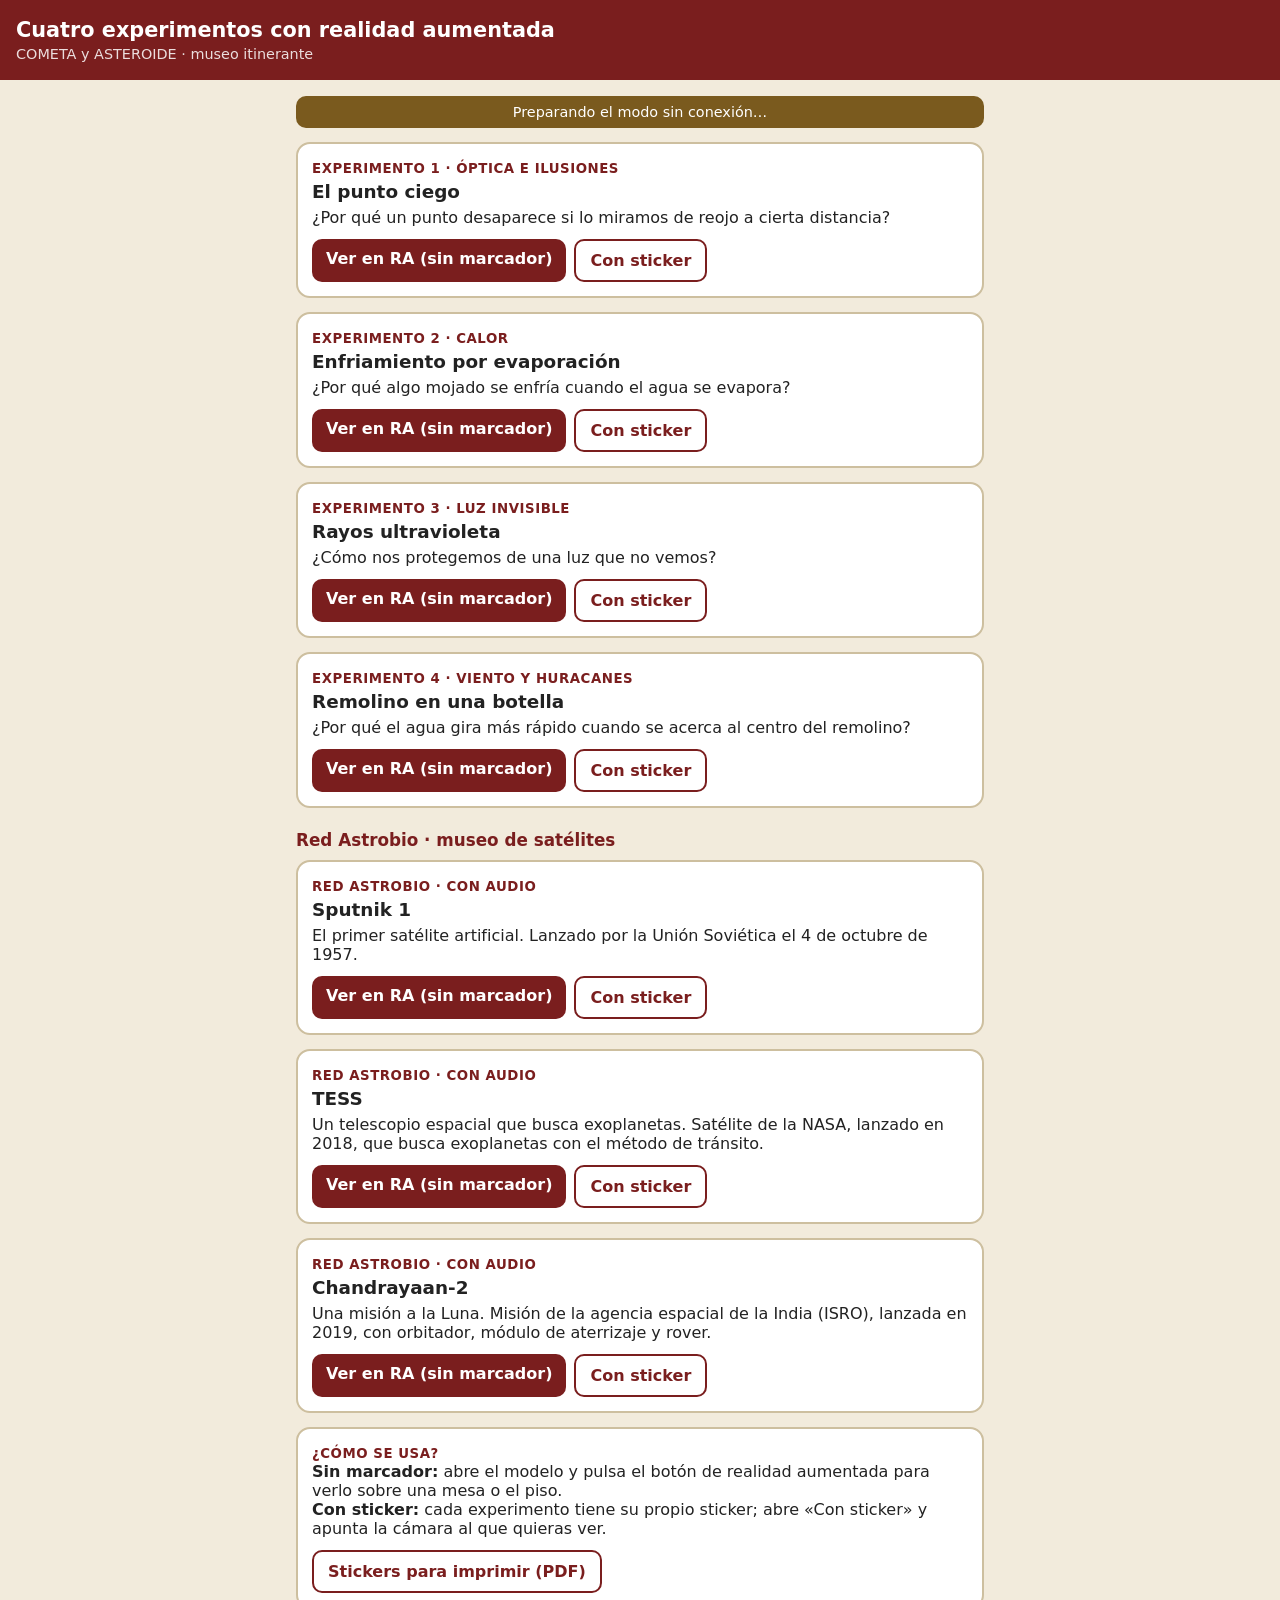
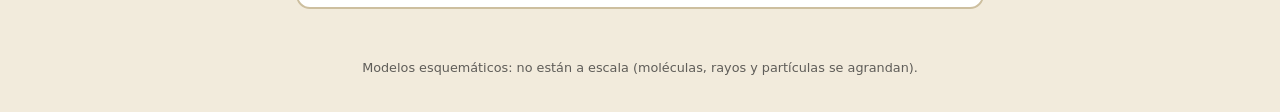
<file: index.html>
<!DOCTYPE html>
<html lang="es">
<head>
  <meta charset="UTF-8">
  <meta name="viewport" content="width=device-width, initial-scale=1.0">
  <title>Museo AR · COMETA y ASTEROIDE</title>
  <link rel="stylesheet" href="estilo.css">
  <link rel="manifest" href="manifest.webmanifest">
  <link rel="apple-touch-icon" href="icono-192.png">
  <meta name="theme-color" content="#7a1e1e">
  <meta name="apple-mobile-web-app-capable" content="yes">
  <meta name="apple-mobile-web-app-title" content="Museo AR">
  <script src="experimentos.js"></script>
</head>
<body>
  <header>
    <h1>Cuatro experimentos con realidad aumentada</h1>
    <p>COMETA y ASTEROIDE · museo itinerante</p>
  </header>
  <main>
    <div id="estado-offline" class="aviso">Preparando el modo sin conexión…</div>
    <div id="lista"></div>
    <h2 class="seccion">Red Astrobio · museo de satélites</h2>
    <div id="lista-astrobio"></div>
    <div class="tarjeta">
      <small>¿Cómo se usa?</small>
      <p><b>Sin marcador:</b> abre el modelo y pulsa el botón de realidad aumentada para verlo sobre una mesa o el piso.<br>
      <b>Con sticker:</b> cada experimento tiene su propio sticker; abre «Con sticker» y apunta la cámara al que quieras ver.</p>
      <a class="btn sec" href="stickers.pdf">Stickers para imprimir (PDF)</a>
    </div>
  </main>
  <p class="pie">Modelos esquemáticos: no están a escala (moléculas, rayos y partículas se agrandan).</p>
  <script>
    const cont = document.getElementById('lista');
    Object.entries(EXPERIMENTOS).forEach(([id, e]) => {
      cont.insertAdjacentHTML('beforeend',
        `<div class="tarjeta"><small>Experimento ${e.n} · ${e.area}</small>
         <h2>${e.titulo}</h2><p>${e.pregunta}</p>
         <div class="botones">
           <a class="btn" href="ver.html?m=${id}">Ver en RA (sin marcador)</a>
           <a class="btn sec" href="marcador.html">Con sticker</a>
         </div></div>`);
    });
    const lista2 = document.getElementById('lista-astrobio');
    Object.entries(ASTROBIO).forEach(([id, e]) => {
      lista2.insertAdjacentHTML('beforeend',
        `<div class="tarjeta"><small>Red Astrobio · con audio</small>
         <h2>${e.titulo}</h2><p>${e.tema}. ${e.texto}</p>
         <div class="botones">
           <a class="btn" href="ver.html?m=${id}">Ver en RA (sin marcador)</a>
           <a class="btn sec" href="marcador.html">Con sticker</a>
         </div></div>`);
    });
  </script>
  <script src="registro-sw.js"></script>
</body>
</html>
</file>
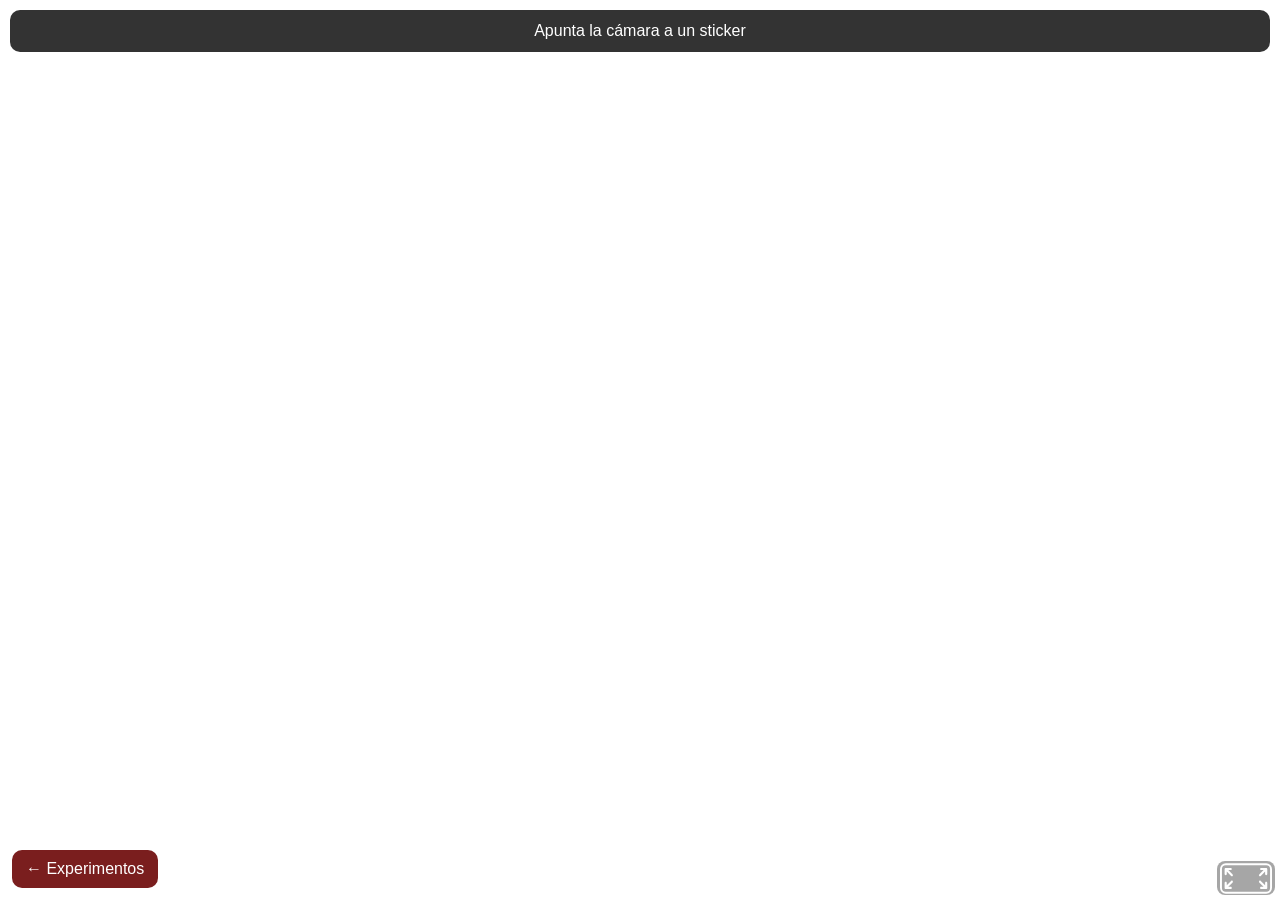
<file: marcador.html>
<!DOCTYPE html>
<html lang="es">
<head>
  <meta charset="UTF-8">
  <meta name="viewport" content="width=device-width, initial-scale=1.0">
  <title>Experimentos con sticker</title>
  <link rel="manifest" href="manifest.webmanifest">
  <script src="lib/aframe.min.js"></script>
  <script src="lib/aframe-extras.min.js"></script>
  <script src="lib/aframe-ar.js"></script>
  <script src="experimentos.js"></script>
  <style>
    #mensaje{position:fixed;top:10px;left:10px;right:10px;padding:12px;background:rgba(0,0,0,.8);color:#fff;
      font-family:Arial,sans-serif;z-index:9999;text-align:center;border-radius:10px}
    #volver{position:fixed;bottom:12px;left:12px;z-index:9999;background:#7a1e1e;color:#fff;padding:10px 14px;
      border-radius:10px;font-family:Arial,sans-serif;text-decoration:none}
  </style>
</head>
<body style="margin:0;overflow:hidden">
  <div id="mensaje">Apunta la cámara a un sticker</div>
  <a id="volver" href="index.html">← Experimentos</a>
  <a-scene embedded renderer="logarithmicDepthBuffer: true;" vr-mode-ui="enabled: false"
           arjs="sourceType: webcam; debugUIEnabled: false; cameraParametersUrl: lib/camera_para.dat;">
    <a-assets timeout="30000" id="activos"></a-assets>
    <a-entity id="marcadores"></a-entity>
    <a-entity light="type: ambient; intensity: 0.8"></a-entity>
    <a-entity light="type: directional; intensity: 0.8" position="1 2 1"></a-entity>
    <a-entity camera></a-entity>
  </a-scene>
  <button id="audio" hidden style="position:fixed;bottom:12px;right:12px;z-index:9999;background:#7a1e1e;color:#fff;border:0;padding:12px 16px;border-radius:10px;font:16px Arial,sans-serif">🔊 Escuchar</button>
  <script>
    // Un sticker distinto por pieza: lib/patt-<id>.patt (experimentos de física y museo de satélites)
    const MSG0 = 'Apunta la cámara a un sticker';
    const msg = document.getElementById('mensaje'), btn = document.getElementById('audio');
    const activos = document.getElementById('activos'), grupo = document.getElementById('marcadores');
    const TODOS = Object.assign({}, EXPERIMENTOS, ASTROBIO);
    Object.entries(TODOS).forEach(([id, e]) => {
      activos.insertAdjacentHTML('beforeend', `<a-asset-item id="m-${id}" src="modelos/${id}.glb"></a-asset-item>`);
      grupo.insertAdjacentHTML('beforeend',
        `<a-marker id="mk-${id}" type="pattern" url="lib/patt-${id}.patt" smooth="true" smoothCount="8">
           <a-entity gltf-model="#m-${id}" animation-mixer="loop: repeat"
                     scale="${e.escala} ${e.escala} ${e.escala}" position="0 ${e.y} 0"></a-entity>
         </a-marker>`);
    });
    let audio = null, actual = null;
    function detener() { if (audio) { audio.pause(); audio = null; } btn.hidden = true; btn.textContent = '🔊 Escuchar'; actual = null; }
    document.addEventListener('markerFound', ev => {
      const id = (ev.target.id || '').replace('mk-', ''), e = TODOS[id]; if (!e) return;
      msg.textContent = e.pregunta ? `${e.titulo}: ${e.pregunta}` : `${e.titulo}: ${e.tema}`;
      if (e.audio) { if (actual !== id) detener(); actual = id; btn.hidden = false; }
    });
    document.addEventListener('markerLost', ev => {
      msg.textContent = MSG0;
      if (actual && ev.target.id === 'mk-' + actual) detener();
    });
    // iPhone solo reproduce sonido después de un toque del usuario
    btn.addEventListener('click', () => {
      const e = TODOS[actual]; if (!e) return;
      if (!audio) { audio = new Audio(e.audio); audio.addEventListener('ended', () => { btn.textContent = '🔊 Escuchar'; }); }
      if (audio.paused) { audio.play(); btn.textContent = '⏸ Pausar'; } else { audio.pause(); btn.textContent = '🔊 Seguir'; }
    });
  </script>
  <script src="registro-sw.js"></script>
</body>
</html>
</file>
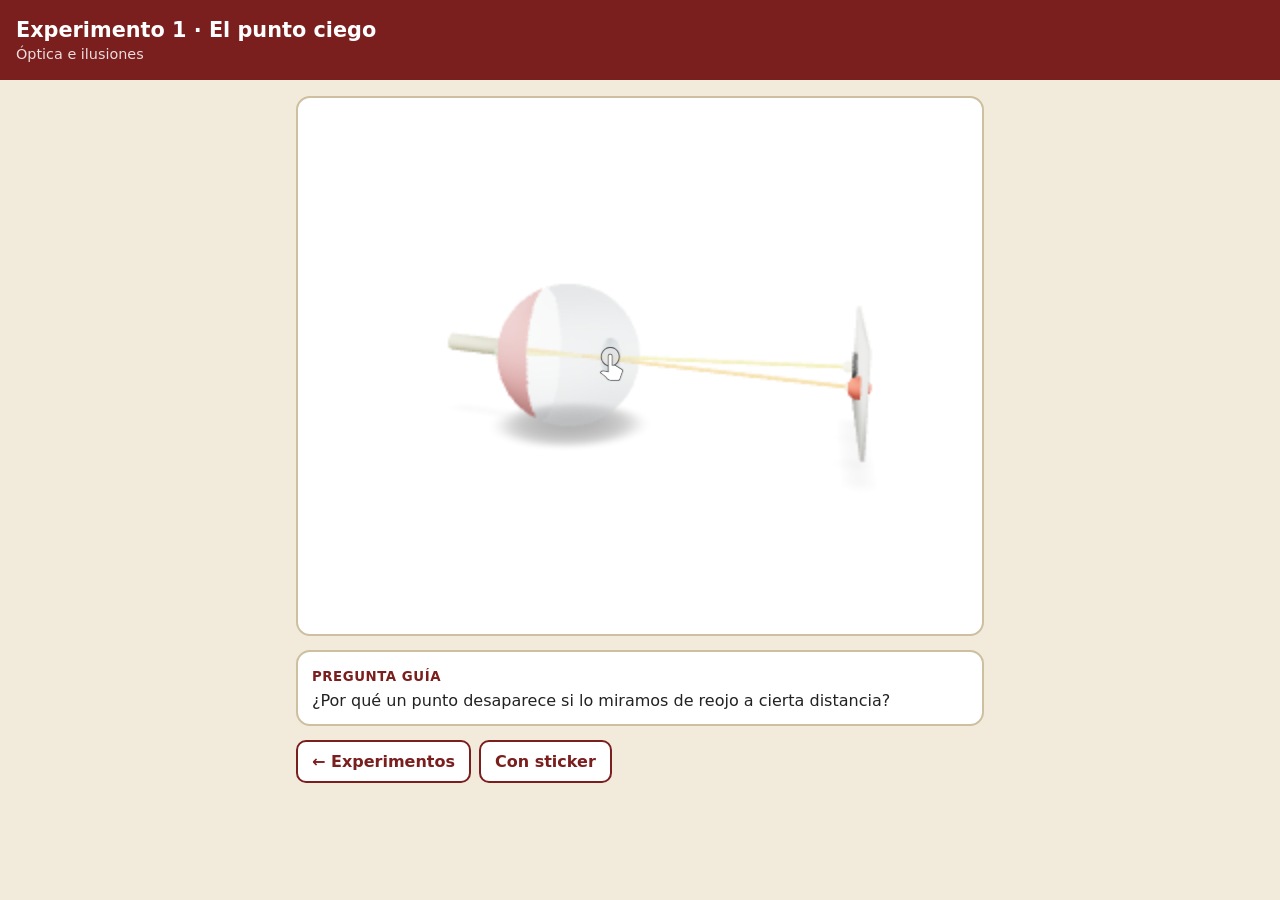
<file: ver.html>
<!DOCTYPE html>
<html lang="es">
<head>
  <meta charset="UTF-8">
  <meta name="viewport" content="width=device-width, initial-scale=1.0">
  <title>Ver experimento en RA</title>
  <link rel="stylesheet" href="estilo.css">
  <link rel="manifest" href="manifest.webmanifest">
  <script type="module" src="lib/model-viewer.min.js"></script>
  <script src="experimentos.js"></script>
  <style>model-viewer{width:100%;height:60vh;background:#fff;border-radius:14px;border:2px solid #cdbf9f}</style>
</head>
<body>
  <header><h1 id="tit"></h1><p id="area"></p></header>
  <main>
    <model-viewer id="mv" camera-controls autoplay ar ar-modes="webxr scene-viewer quick-look"
      ar-scale="auto" shadow-intensity="0.6" alt="Modelo 3D del experimento"></model-viewer>
    <div class="tarjeta" style="margin-top:14px"><small id="rotulo">Pregunta guía</small><p id="preg" style="margin:6px 0 0"></p>
      <div class="audio" id="caja-audio" hidden><a class="btn" id="btn-audio" href="#">🔊 Escuchar el audio</a></div></div>
    <div class="botones"><a class="btn sec" href="index.html">← Experimentos</a><a class="btn sec" id="otro" href="marcador.html">Con sticker</a></div>
  </main>
  <script>
    const id = new URLSearchParams(location.search).get('m');
    const k = (EXPERIMENTOS[id] || ASTROBIO[id]) ? id : 'punto_ciego';
    const e = EXPERIMENTOS[k] || ASTROBIO[k];
    if (EXPERIMENTOS[k]) {
      document.getElementById('tit').textContent = `Experimento ${e.n} · ${e.titulo}`;
      document.getElementById('area').textContent = e.area;
      document.getElementById('preg').textContent = e.pregunta;
    } else {
      document.getElementById('tit').textContent = e.titulo;
      document.getElementById('area').textContent = 'Red Astrobio · museo de satélites';
      document.getElementById('rotulo').textContent = e.tema;
      document.getElementById('preg').textContent = e.texto;
      document.getElementById('caja-audio').hidden = false;
      let au = null;
      document.getElementById('btn-audio').addEventListener('click', ev => {
        ev.preventDefault();
        if (!au) { au = new Audio(e.audio); au.addEventListener('ended', () => { ev.target.textContent = '🔊 Escuchar el audio'; }); }
        if (au.paused) { au.play(); ev.target.textContent = '⏸ Pausar'; } else { au.pause(); ev.target.textContent = '🔊 Seguir escuchando'; }
      });
    }
    document.title = e.titulo;
    const mv = document.getElementById('mv');
    mv.setAttribute('src', `modelos/${k}.glb`);
    mv.setAttribute('ios-src', `modelos/${k}.usdz`);
  </script>
  <script src="registro-sw.js"></script>
</body>
</html>
</file>
<file: estilo.css>
:root{--rojo:#7a1e1e;--fondo:#f2ebdc;--tinta:#222;--rosa:#e8d9d6}
*{box-sizing:border-box}
body{margin:0;font-family:system-ui,Arial,sans-serif;background:var(--fondo);color:var(--tinta)}
header{background:var(--rojo);color:#fff;padding:18px 16px}
header h1{margin:0;font-size:1.3rem} header p{margin:4px 0 0;opacity:.85;font-size:.9rem}
main{max-width:720px;margin:0 auto;padding:16px}
.tarjeta{background:#fff;border:2px solid #cdbf9f;border-radius:14px;padding:14px;margin-bottom:14px}
.tarjeta small{color:var(--rojo);font-weight:700;text-transform:uppercase;letter-spacing:.04em}
.tarjeta h2{margin:4px 0 6px;font-size:1.15rem}
.tarjeta p{margin:0 0 12px}
.botones{display:flex;gap:8px;flex-wrap:wrap}
.btn{display:inline-block;padding:10px 14px;border-radius:10px;background:var(--rojo);color:#fff;text-decoration:none;font-weight:600}
.btn.sec{background:#fff;color:var(--rojo);border:2px solid var(--rojo)}
.pie{font-size:.8rem;opacity:.7;padding:8px 16px 24px;text-align:center}
.aviso{background:#7a5a1e;color:#fff;padding:8px 12px;border-radius:10px;margin-bottom:14px;font-size:.9rem;text-align:center}
h2.seccion{margin:22px 0 10px;font-size:1.05rem;color:var(--rojo)}
.audio{margin:12px 0}
</file>
